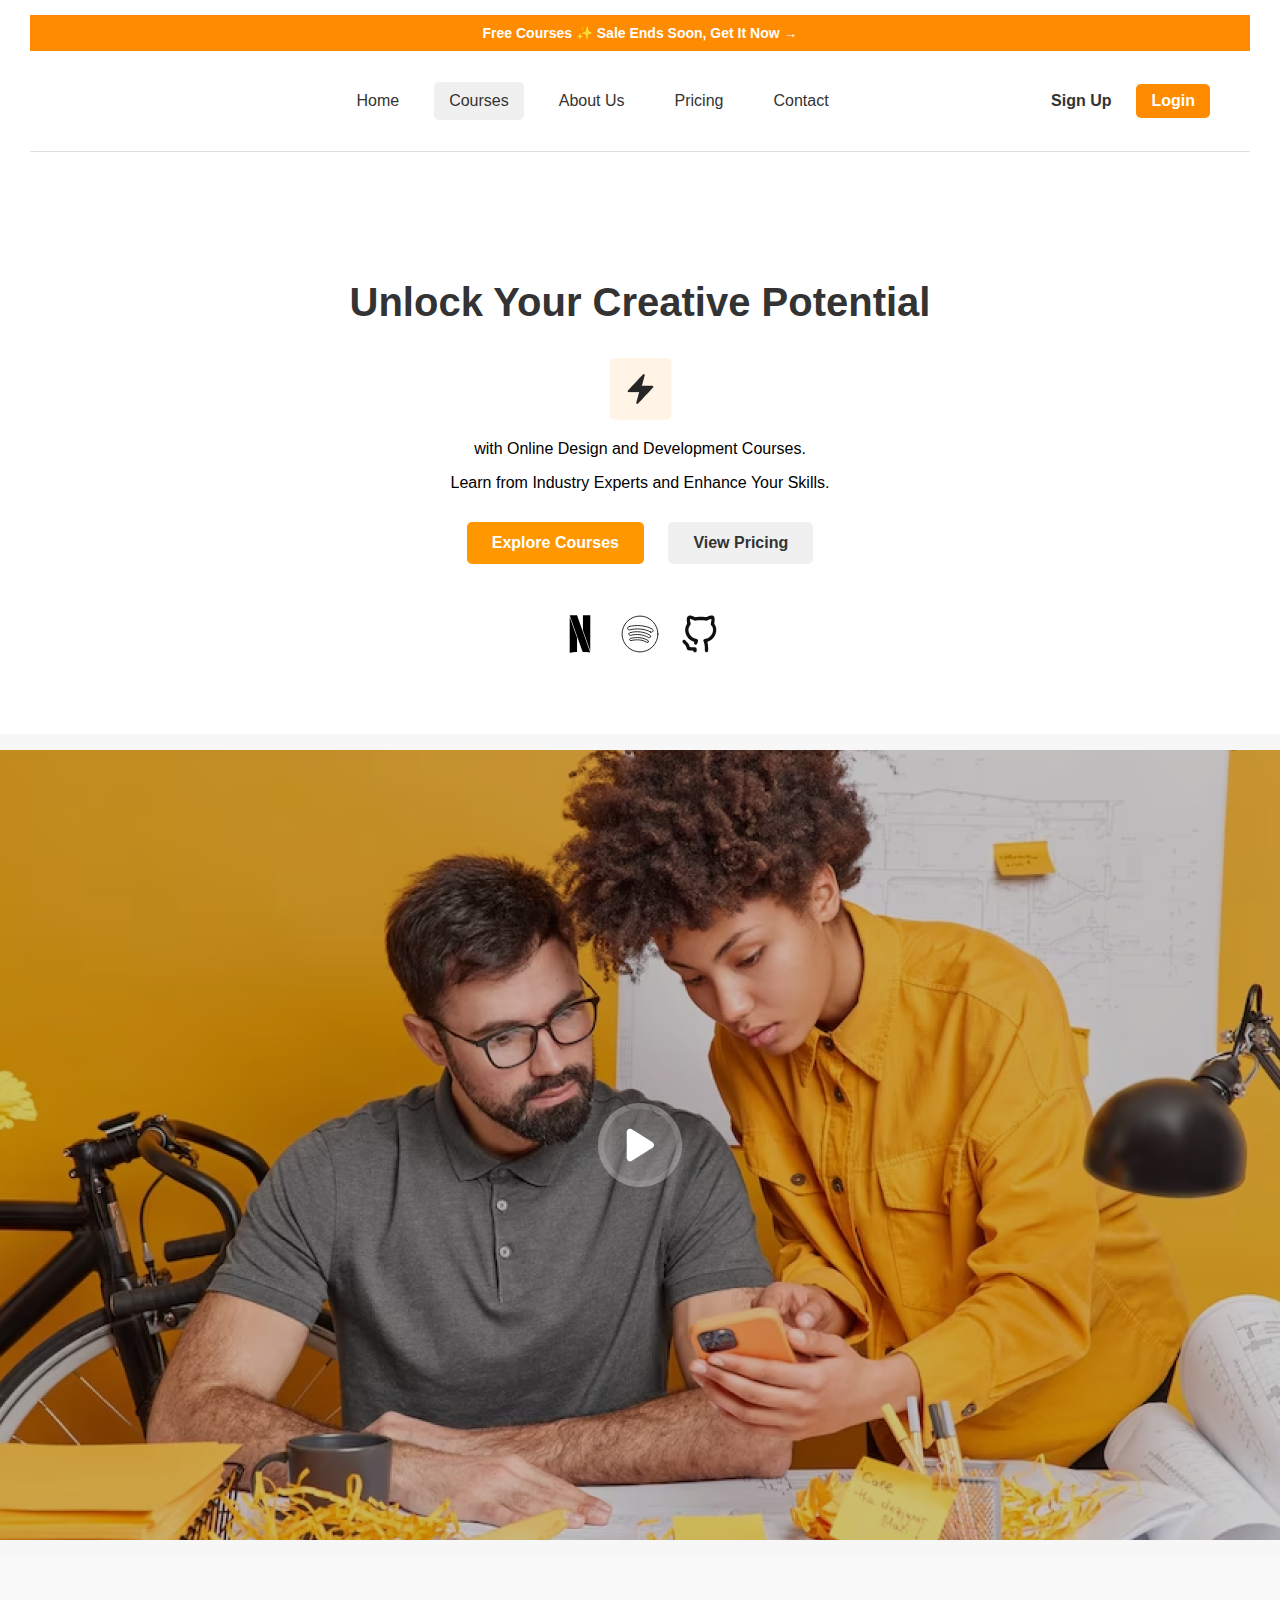
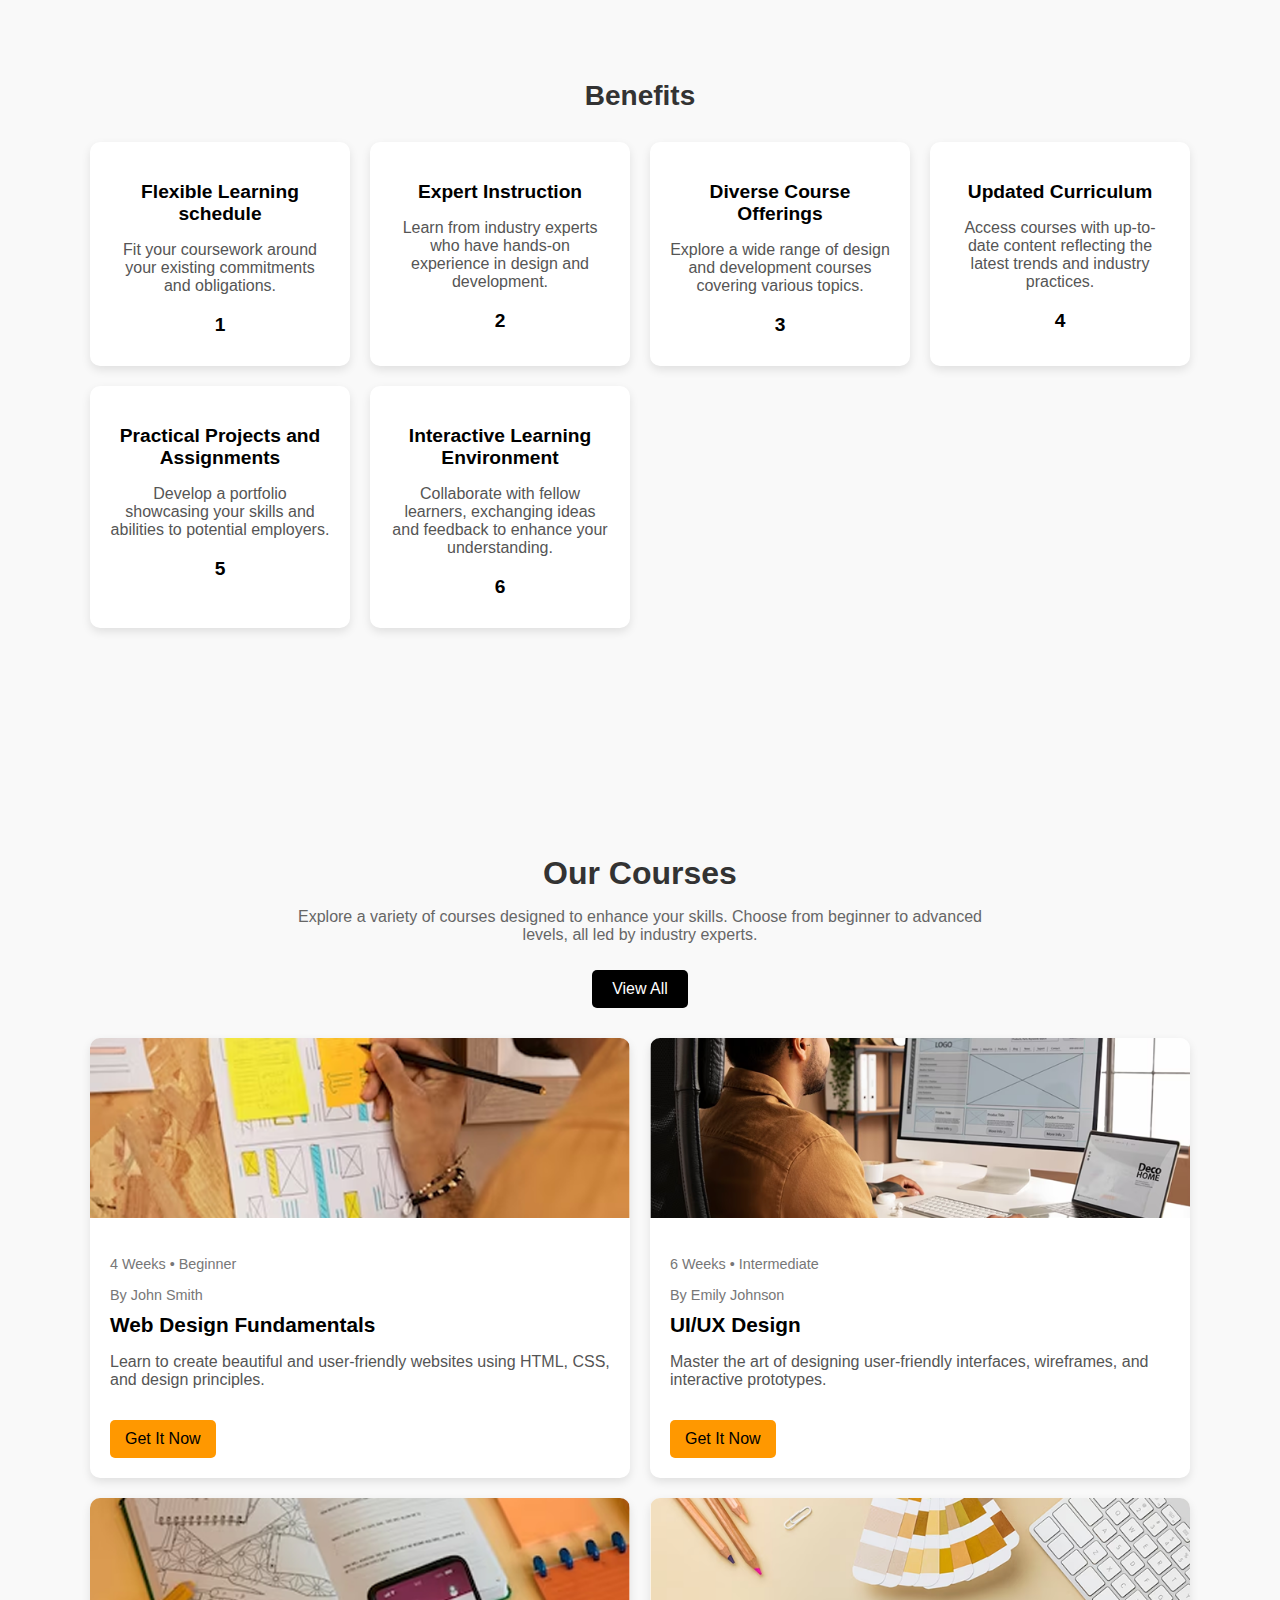
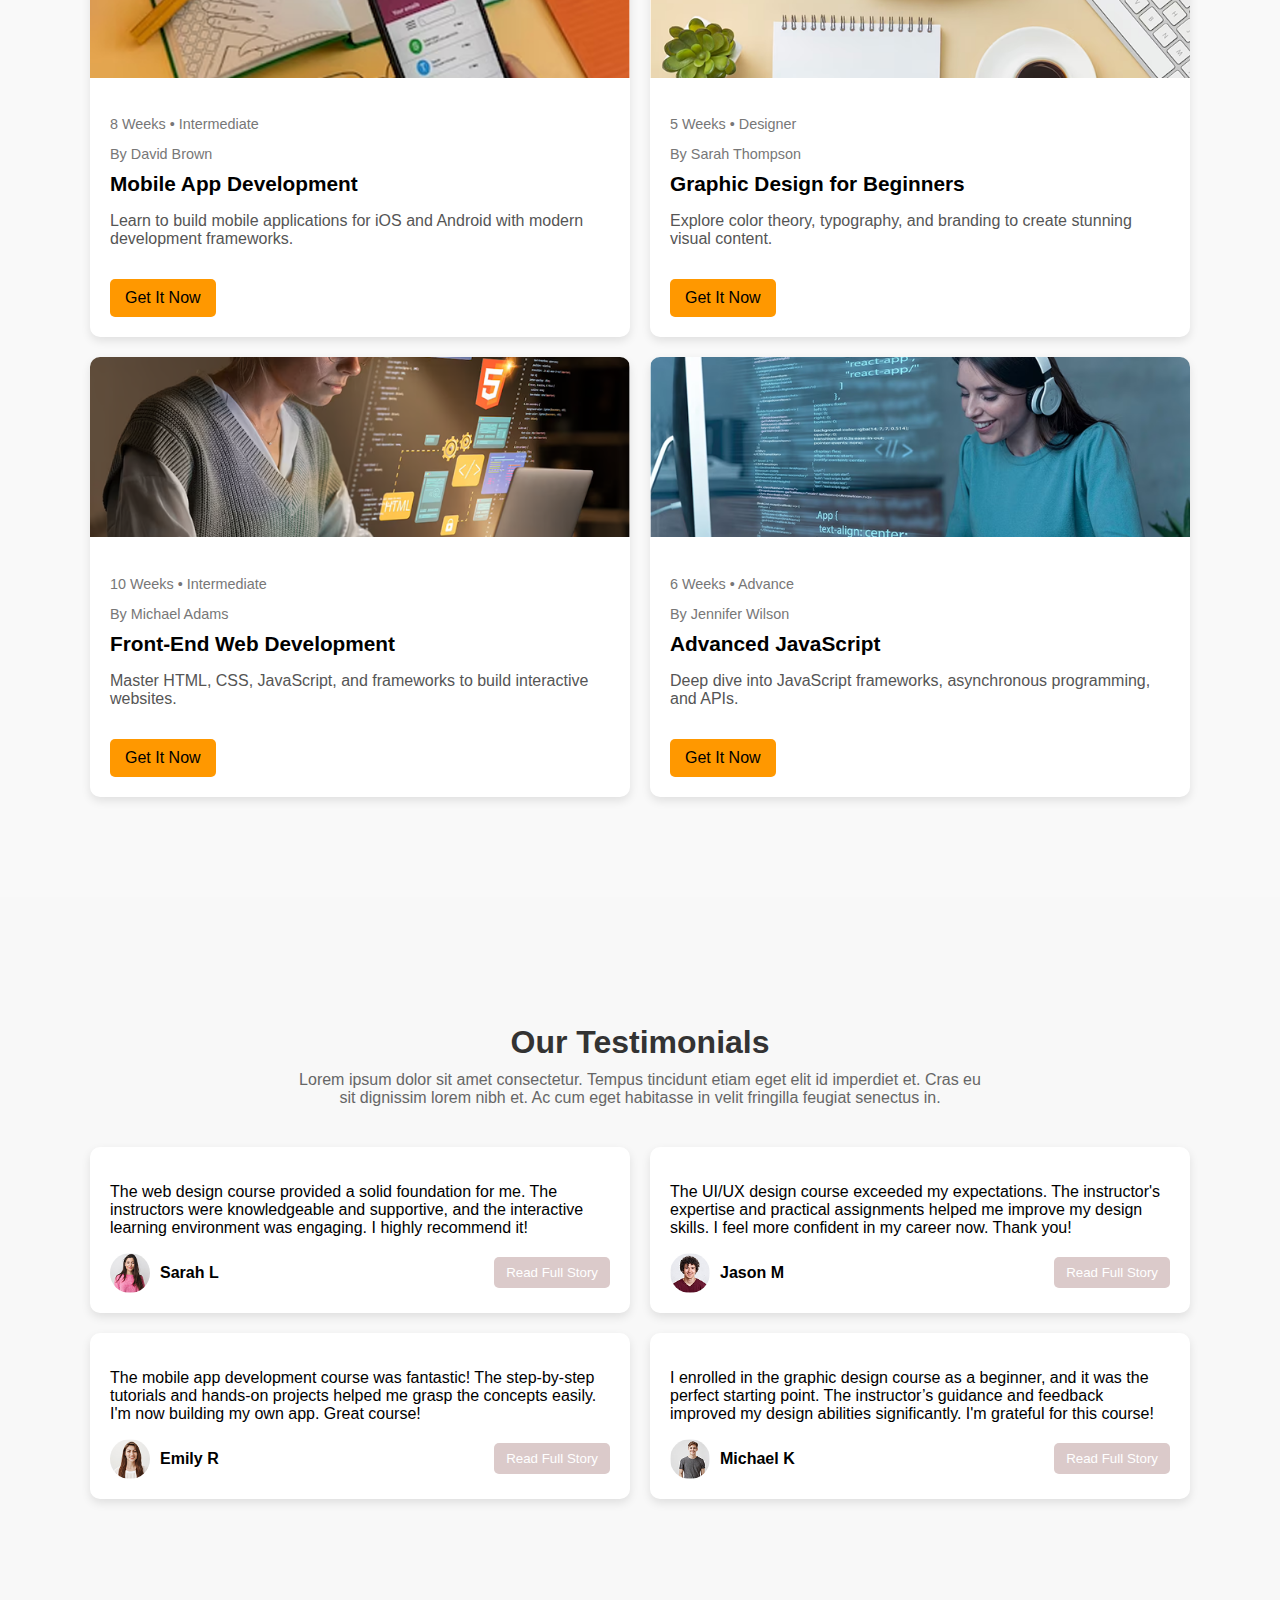
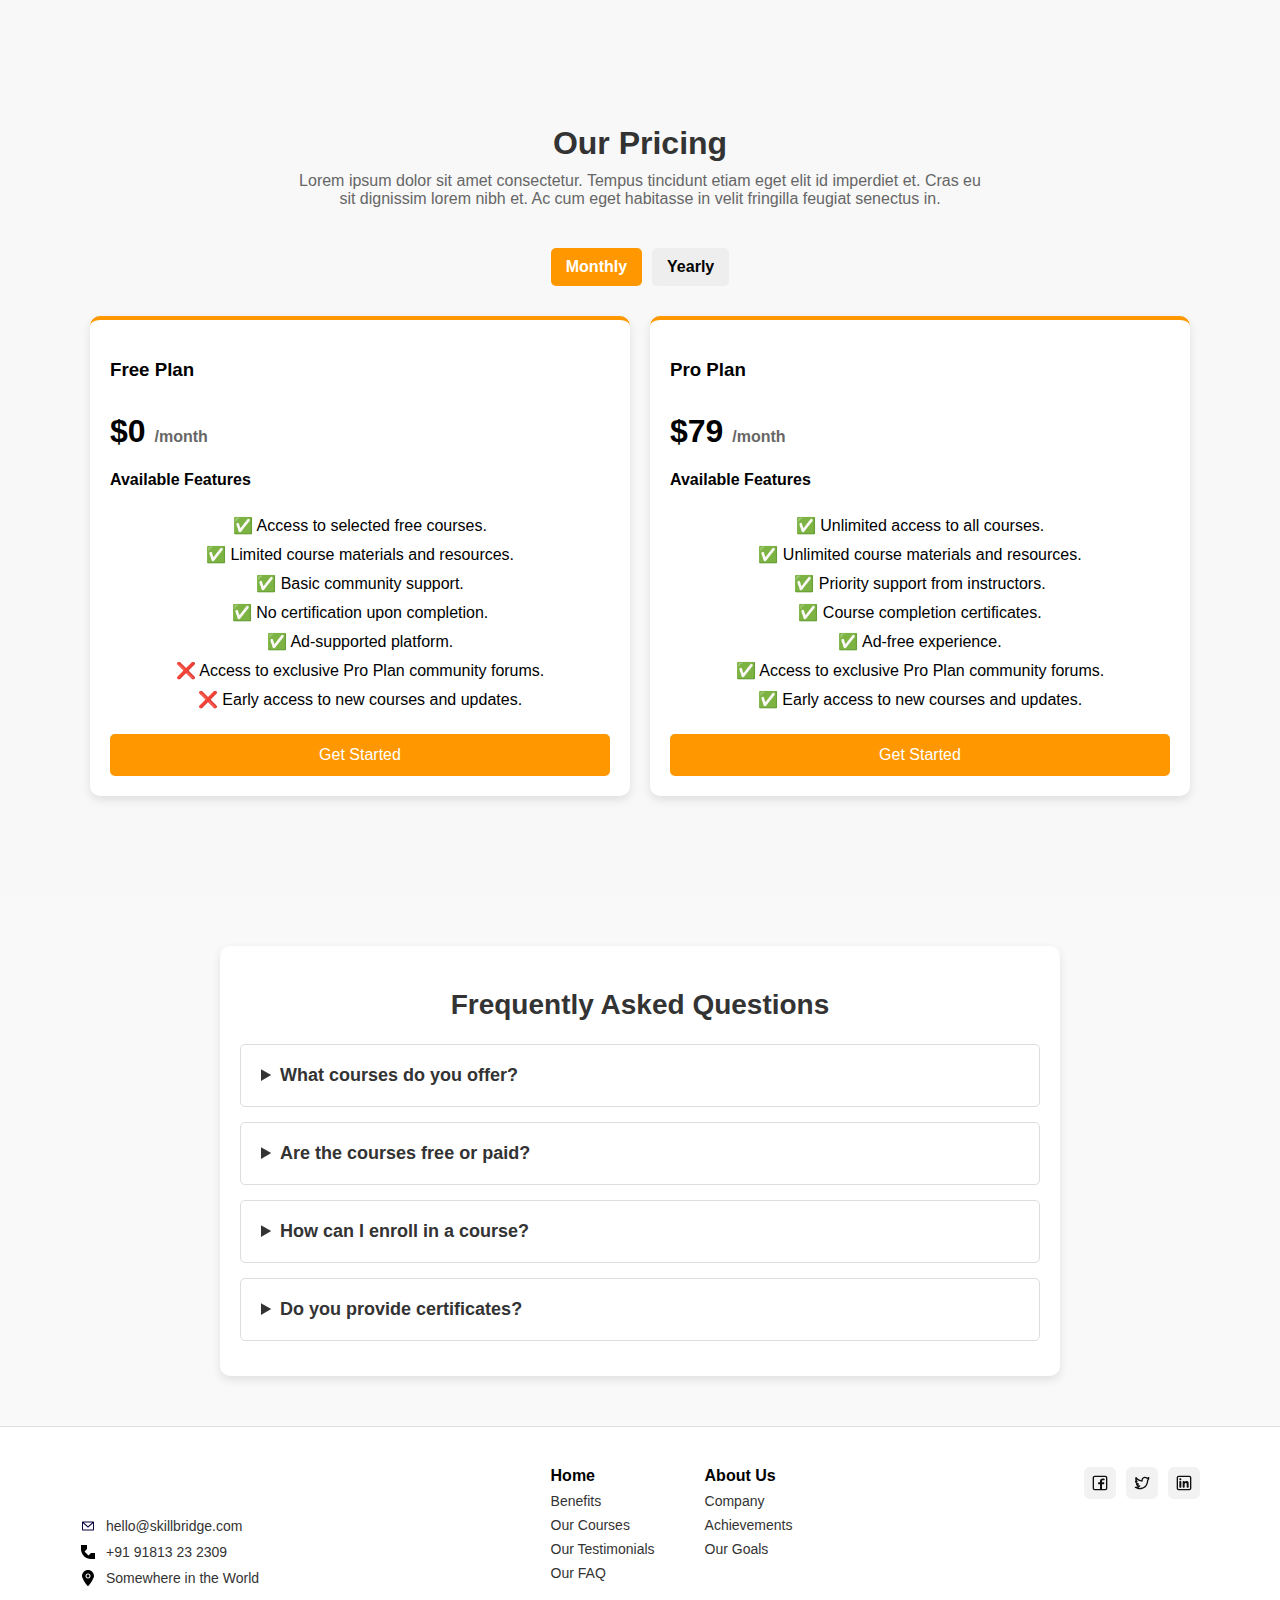
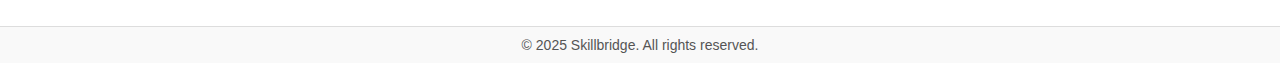
<file: index.html>
<!DOCTYPE html>
<html lang="en">
<head>
    <meta charset="UTF-8">
    <meta name="viewport" content="width=device-width, initial-scale=1.0">
    <title>SkillBridge - Online Learning</title>
    <link rel="stylesheet" href="css/main.css">
</head>
<body>
    <header role="banner">
        <div class="top-banner" aria-label="Promotional Banner">
            Free Courses ✨ Sale Ends Soon, Get It Now →
        </div>
        <nav class="navbar" role="navigation" aria-label="Main Navigation">
            <div class="logo">
                <img src="images/slogo.svg" alt="Logo">
            </div>
            <ul class="nav-links">
                <li><a href="index.html">Home</a></li>
                <li><a href="courses.html" class="active">Courses</a></li>
                <li><a href="about.html">About Us</a></li>
                <li><a href="pricing.html">Pricing</a></li>
                <li><a href="contact.html">Contact</a></li>
            </ul>
            <div class="nav-buttons" role="group" aria-label="User Actions">
                <a href="signup.html" class="btn-signup">Sign Up</a>
                <a href="login.html" class="btn-login">Login</a>
            </div>
        </nav>
    </header>
    

            <section id="expand-creativity" class="expand-section">
                    <h2>Unlock Your Creative Potential</h2>
                    <img src="images/Icon Container.png">
                    <p>with Online Design and Development Courses.</p>
                    <p>Learn from Industry Experts and Enhance Your Skills.</p>
                    <div class="expand-buttons" role="group" aria-label="Explore Options">
                    <a href="courses.html" class="btn">Explore Courses</a>
                    <a href="pricing.html" class="btn secondary">View Pricing</a>
                </div>
                <div class="socials">
                <img src="images/netflix.svg">
                <img src="images/spotify.svg">
                <img src="images/github.svg">
                    
                </div>
            </section>
        </div>
        <div class="hero-img">
            <img src="images/image (2).png" alt="Hero Image">
        </div>
    </section>
    
    <!-- Benefits Section -->
<section class="benefits" id="benefits" aria-labelledby="benefits-heading">
    <div class="container">
        <div class="benefits-intro">
            <h2 id="benefits-heading">Benefits</h2>
        </div>
        
        <div class="benefits-grid">
            <div class="benefit-card">
                <h3>Flexible Learning schedule</h3>
                <p>Fit your coursework around your existing commitments and obligations.</p>
                <h3>1</h3>
            </div>

           
            <div class="benefit-card">
                <h3>Expert Instruction</h3>
                <p>Learn from industry experts who have hands-on experience in design and development.</p>
                <h3>2</h3>
            </div>

           
            <div class="benefit-card">
                <h3>Diverse Course Offerings</h3>
                <p>Explore a wide range of design and development courses covering various topics.</p>
                <h3>3</h3>
            </div>

          
            <div class="benefit-card">
                <h3>Updated Curriculum</h3>
                <p>Access courses with up-to-date content reflecting the latest trends and industry practices.</p>
                <h3>4</h3>
            </div>

             <div class="benefit-card">
                <h3>Practical Projects and Assignments</h3>
                <p>Develop a portfolio showcasing your skills and abilities to potential employers.</p>
                <h3>5</h3>
            </div>

            
             <div class="benefit-card">
                <h3>Interactive Learning Environment</h3>
                <p>Collaborate with fellow learners, exchanging ideas and feedback to enhance your understanding.</p>
                <h3>6</h3>
            </div>
        </div>
    </div>
</section>
    
    <!-- Courses Section -->
<section class="courses" id="courses" aria-labelledby="courses-heading">
    <div class="container">
        <div class="section-header">
            <h2 id="courses-heading">Our Courses</h2>
            <p>Explore a variety of courses designed to enhance your skills. Choose from beginner to advanced levels, all led by industry experts.</p>
            <a href="all-courses.html" class="view-all-btn">View All</a>
        </div>

        <div class="courses-grid">
            <div class="course-card">
                <img src="images/image (3).png" alt="Web Design Fundamentals">
                <div class="course-info">
                    <p class="duration">4 Weeks • Beginner</p>
                    <p class="instructor">By John Smith</p>
                    <h3>Web Design Fundamentals</h3>
                    <p class="description">Learn to create beautiful and user-friendly websites using HTML, CSS, and design principles.</p>
                    <a href="#" class="btn">Get It Now</a>
                </div>
            </div>

       
            <div class="course-card">
                <img src="images/image (4).png" alt="UI/UX Design">
                <div class="course-info">
                    <p class="duration">6 Weeks • Intermediate</p>
                    <p class="instructor">By Emily Johnson</p>
                    <h3>UI/UX Design</h3>
                    <p class="description">Master the art of designing user-friendly interfaces, wireframes, and interactive prototypes.</p>
                    <a href="#" class="btn">Get It Now</a>
                </div>
            </div>

            <div class="course-card">
                <img src="images/image (1).png" alt="Mobile App Development">
                <div class="course-info">
                    <p class="duration">8 Weeks • Intermediate</p>
                    <p class="instructor">By David Brown</p>
                    <h3>Mobile App Development</h3>
                    <p class="description">Learn to build mobile applications for iOS and Android with modern development frameworks.</p>
                    <a href="#" class="btn">Get It Now</a>
                </div>
            </div>

          
            <div class="course-card">
                <img src="images/image (5).png" alt="Graphic Design for Beginners">
                <div class="course-info">
                    <p class="duration">5 Weeks • Designer</p>
                    <p class="instructor">By Sarah Thompson</p>
                    <h3>Graphic Design for Beginners</h3>
                    <p class="description">Explore color theory, typography, and branding to create stunning visual content.</p>
                    <a href="#" class="btn">Get It Now</a>
                </div>
            </div>

     
            <div class="course-card">
                <img src="images/image (6).png" alt="Front-End Web Development">
                <div class="course-info">
                    <p class="duration">10 Weeks • Intermediate</p>
                    <p class="instructor">By Michael Adams</p>
                    <h3>Front-End Web Development</h3>
                    <p class="description">Master HTML, CSS, JavaScript, and frameworks to build interactive websites.</p>
                    <a href="#" class="btn">Get It Now</a>
                </div>
            </div>

         
            <div class="course-card">
                <img src="images/image (7).png" alt="Advanced JavaScript">
                <div class="course-info">
                    <p class="duration">6 Weeks • Advance</p>
                    <p class="instructor">By Jennifer Wilson</p>
                    <h3>Advanced JavaScript</h3>
                    <p class="description">Deep dive into JavaScript frameworks, asynchronous programming, and APIs.</p>
                    <a href="#" class="btn">Get It Now</a>
                </div>
            </div>
        </div>
    </div>
</section>

    
    <!-- Testimonials Section -->
<section class="testimonials" id="testimonials" aria-labelledby="testimonials-heading">
    <div class="container">
        <h2 id="testimonials-heading">Our Testimonials</h2>
        <p class="testimonial-intro">
            Lorem ipsum dolor sit amet consectetur. Tempus tincidunt etiam eget elit id imperdiet et.
            Cras eu sit dignissim lorem nibh et. Ac cum eget habitasse in velit fringilla feugiat senectus in.
        </p>
        
        <div class="testimonial-grid">
            <div class="testimonial-card">
                <p class="testimonial-text">The web design course provided a solid foundation for me. The instructors were knowledgeable and supportive, and the interactive learning environment was engaging. I highly recommend it!</p>
                <div class="testimonial-footer">
                    <img src="images/person (1).png" alt="Sarah L" class="testimonial-img">
                    <span class="testimonial-name">Sarah L</span>
                    <button class="testimonial-btn">Read Full Story</button>
                </div>
            </div>
            <div class="testimonial-card">
                <p class="testimonial-text">The UI/UX design course exceeded my expectations. The instructor's expertise and practical assignments helped me improve my design skills. I feel more confident in my career now. Thank you!</p>
                <div class="testimonial-footer">
                    <img src="images/person (2).png" alt="Jason M" class="testimonial-img">
                    <span class="testimonial-name">Jason M</span>
                    <button class="testimonial-btn">Read Full Story</button>
                </div>
            </div>
            <div class="testimonial-card">
                <p class="testimonial-text">The mobile app development course was fantastic! The step-by-step tutorials and hands-on projects helped me grasp the concepts easily. I'm now building my own app. Great course!</p>
                <div class="testimonial-footer">
                    <img src="images/person (3).png" alt="Emily R" class="testimonial-img">
                    <span class="testimonial-name">Emily R</span>
                    <button class="testimonial-btn">Read Full Story</button>
                </div>
            </div>
            <div class="testimonial-card">
                <p class="testimonial-text">I enrolled in the graphic design course as a beginner, and it was the perfect starting point. The instructor’s guidance and feedback improved my design abilities significantly. I'm grateful for this course!</p>
                <div class="testimonial-footer">
                    <img src="images/person (4).png" alt="Michael K" class="testimonial-img">
                    <span class="testimonial-name">Michael K</span>
                    <button class="testimonial-btn">Read Full Story</button>
                </div>
            </div>
        </div>
    </div>
</section>

<!-- Pricing Section -->
<section class="pricing" id="pricing">
    <div class="container">
        <h2>Our Pricing</h2>
        <p class="pricing-intro">
            Lorem ipsum dolor sit amet consectetur. Tempus tincidunt etiam eget elit id imperdiet et.
            Cras eu sit dignissim lorem nibh et. Ac cum eget habitasse in velit fringilla feugiat senectus in.
        </p>

        <div class="pricing-toggle">
            <button class="toggle-btn active">Monthly</button>
            <button class="toggle-btn">Yearly</button>
        </div>

        <!-- Pricing Plans -->
        <div class="pricing-grid">
            <!-- Free Plan -->
            <div class="pricing-card">
                <h3>Free Plan</h3>
                <p class="price">$0 <span>/month</span></p>
                <h4>Available Features</h4>
                <ul class="features">
                    <li>✅ Access to selected free courses.</li>
                    <li>✅ Limited course materials and resources.</li>
                    <li>✅ Basic community support.</li>
                    <li>✅ No certification upon completion.</li>
                    <li>✅ Ad-supported platform.</li>
                    <li>❌ Access to exclusive Pro Plan community forums.</li>
                    <li>❌ Early access to new courses and updates.</li>
                </ul>
                <button class="pricing-btn">Get Started</button>
            </div>

            <!-- Pro Plan -->
            <div class="pricing-card">
                <h3>Pro Plan</h3>
                <p class="price">$79 <span>/month</span></p>
                <h4>Available Features</h4>
                <ul class="features">
                    <li>✅ Unlimited access to all courses.</li>
                    <li>✅ Unlimited course materials and resources.</li>
                    <li>✅ Priority support from instructors.</li>
                    <li>✅ Course completion certificates.</li>
                    <li>✅ Ad-free experience.</li>
                    <li>✅ Access to exclusive Pro Plan community forums.</li>
                    <li>✅ Early access to new courses and updates.</li>
                </ul>
                <button class="pricing-btn">Get Started</button>
            </div>
        </div>
    </div>
</section>

<section>
    <div class="faq-container">
        <h2>Frequently Asked Questions</h2>

        <details>
            <summary>What courses do you offer?</summary>
            <p>We offer a variety of online courses including design, development, and marketing.</p>
        </details>

        <details>
            <summary>Are the courses free or paid?</summary>
            <p>We provide both free and paid courses, depending on the level and content.</p>
        </details>

        <details>
            <summary>How can I enroll in a course?</summary>
            <p>You can sign up on our website and select the course you want to enroll in.</p>
        </details>

        <details>
            <summary>Do you provide certificates?</summary>
            <p>Yes! Upon completion, you will receive a certificate that you can add to your resume.</p>
        </details>
    </div>
</section>
    
<footer>
    <div class="footer">
        <div class="contact-info">
            <img src="images/slogo.svg" alt="Logo">
            <div>
                <img src="images/icons (1).svg" alt="Email">
                hello@skillbridge.com
            </div>
            <div>
                <img src="images/icons (9).svg" alt="Phone">
                +91 91813 23 2309
            </div>
            <div>
                <img src="images/icons (8).svg" alt="Location">
                Somewhere in the World
            </div>
        </div>

        <div class="links">
            <div>
                <h4>Home</h4>
                <a href="#">Benefits</a>
                <a href="#">Our Courses</a>
                <a href="#">Our Testimonials</a>
                <a href="#">Our FAQ</a>
            </div>
            <div>
                <h4>About Us</h4>
                <a href="#">Company</a>
                <a href="#">Achievements</a>
                <a href="#">Our Goals</a>
            </div>
        </div>

        <div class="social">
            <a href="#"><img src="images/icons (7).svg" alt="Facebook"></a>
            <a href="#"><img src="images/twitter.svg" alt="Twitter"></a>
            <a href="#"><img src="images/icons (6).svg" alt="LinkedIn"></a>
        </div>
    </div>

    <div class="footer-bottom">
        © 2025 Skillbridge. All rights reserved.
    </div>
</footer>
</body>
</html>
</file>
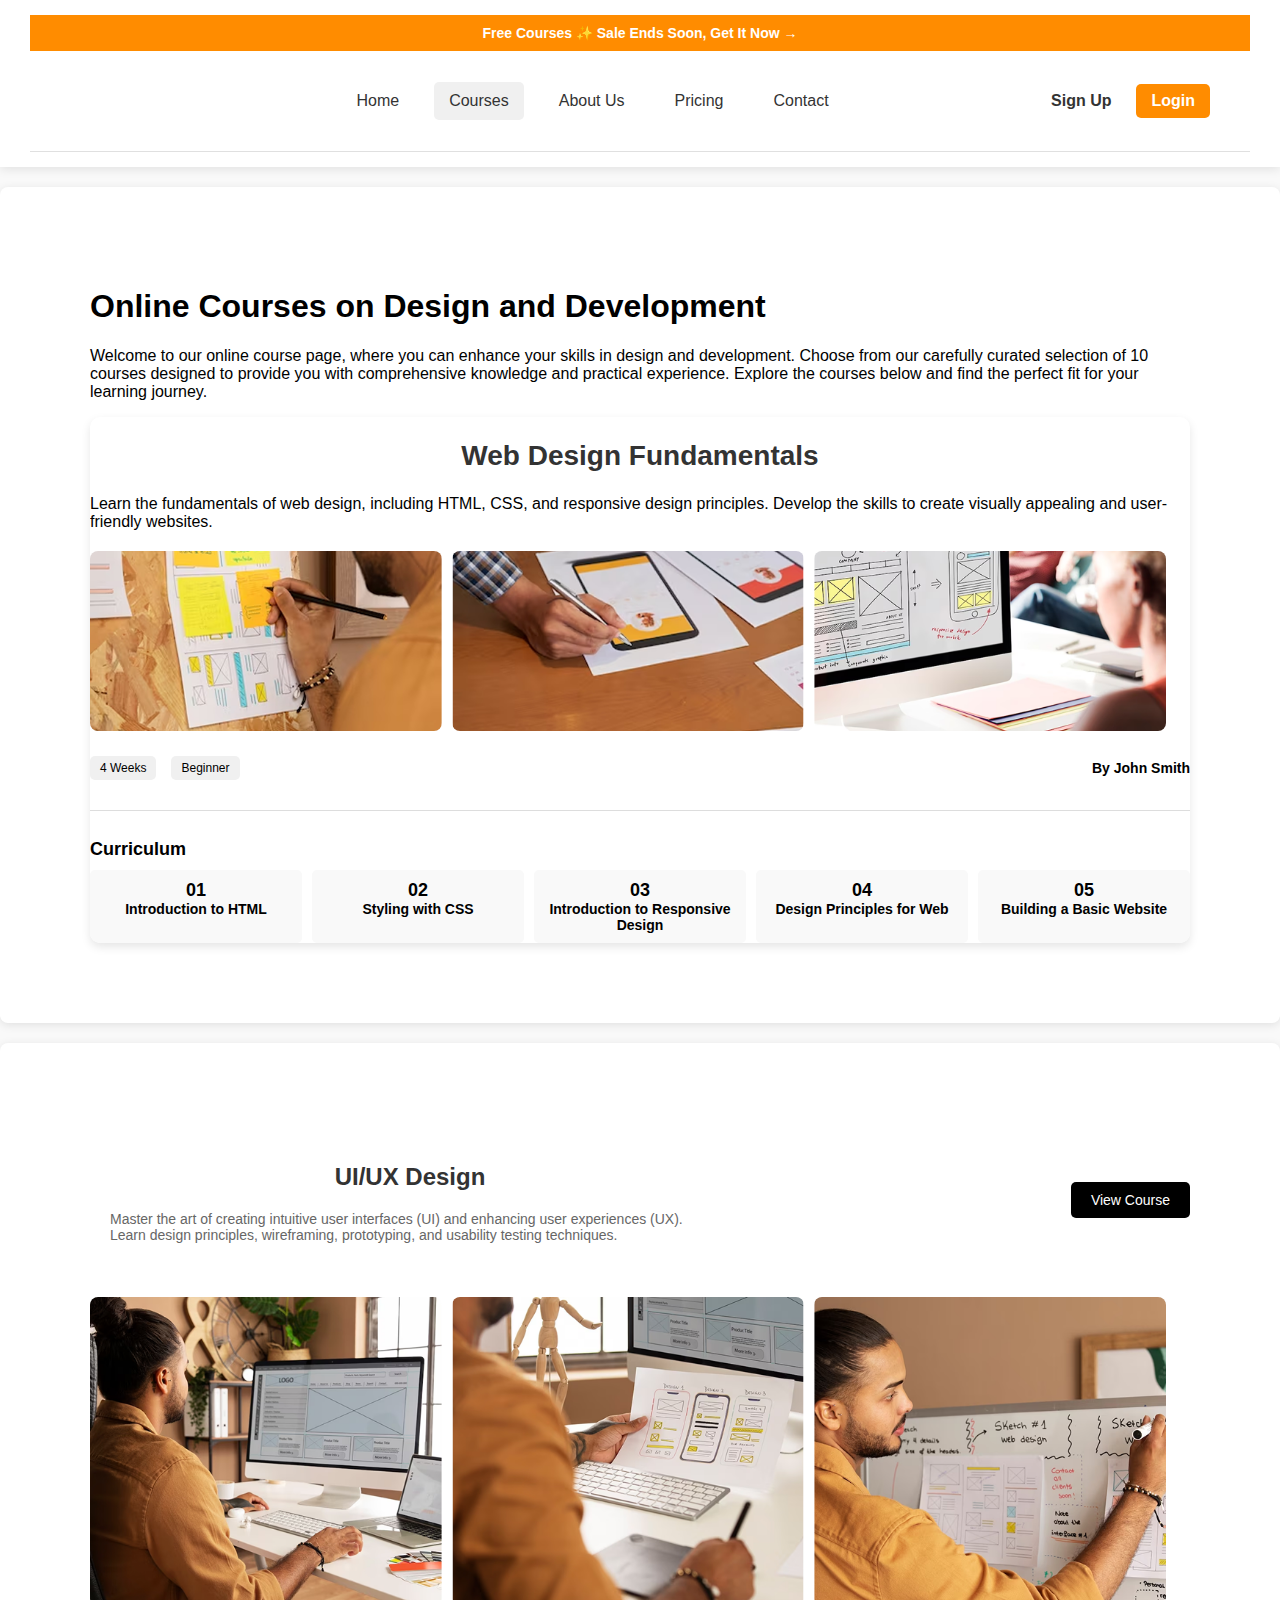
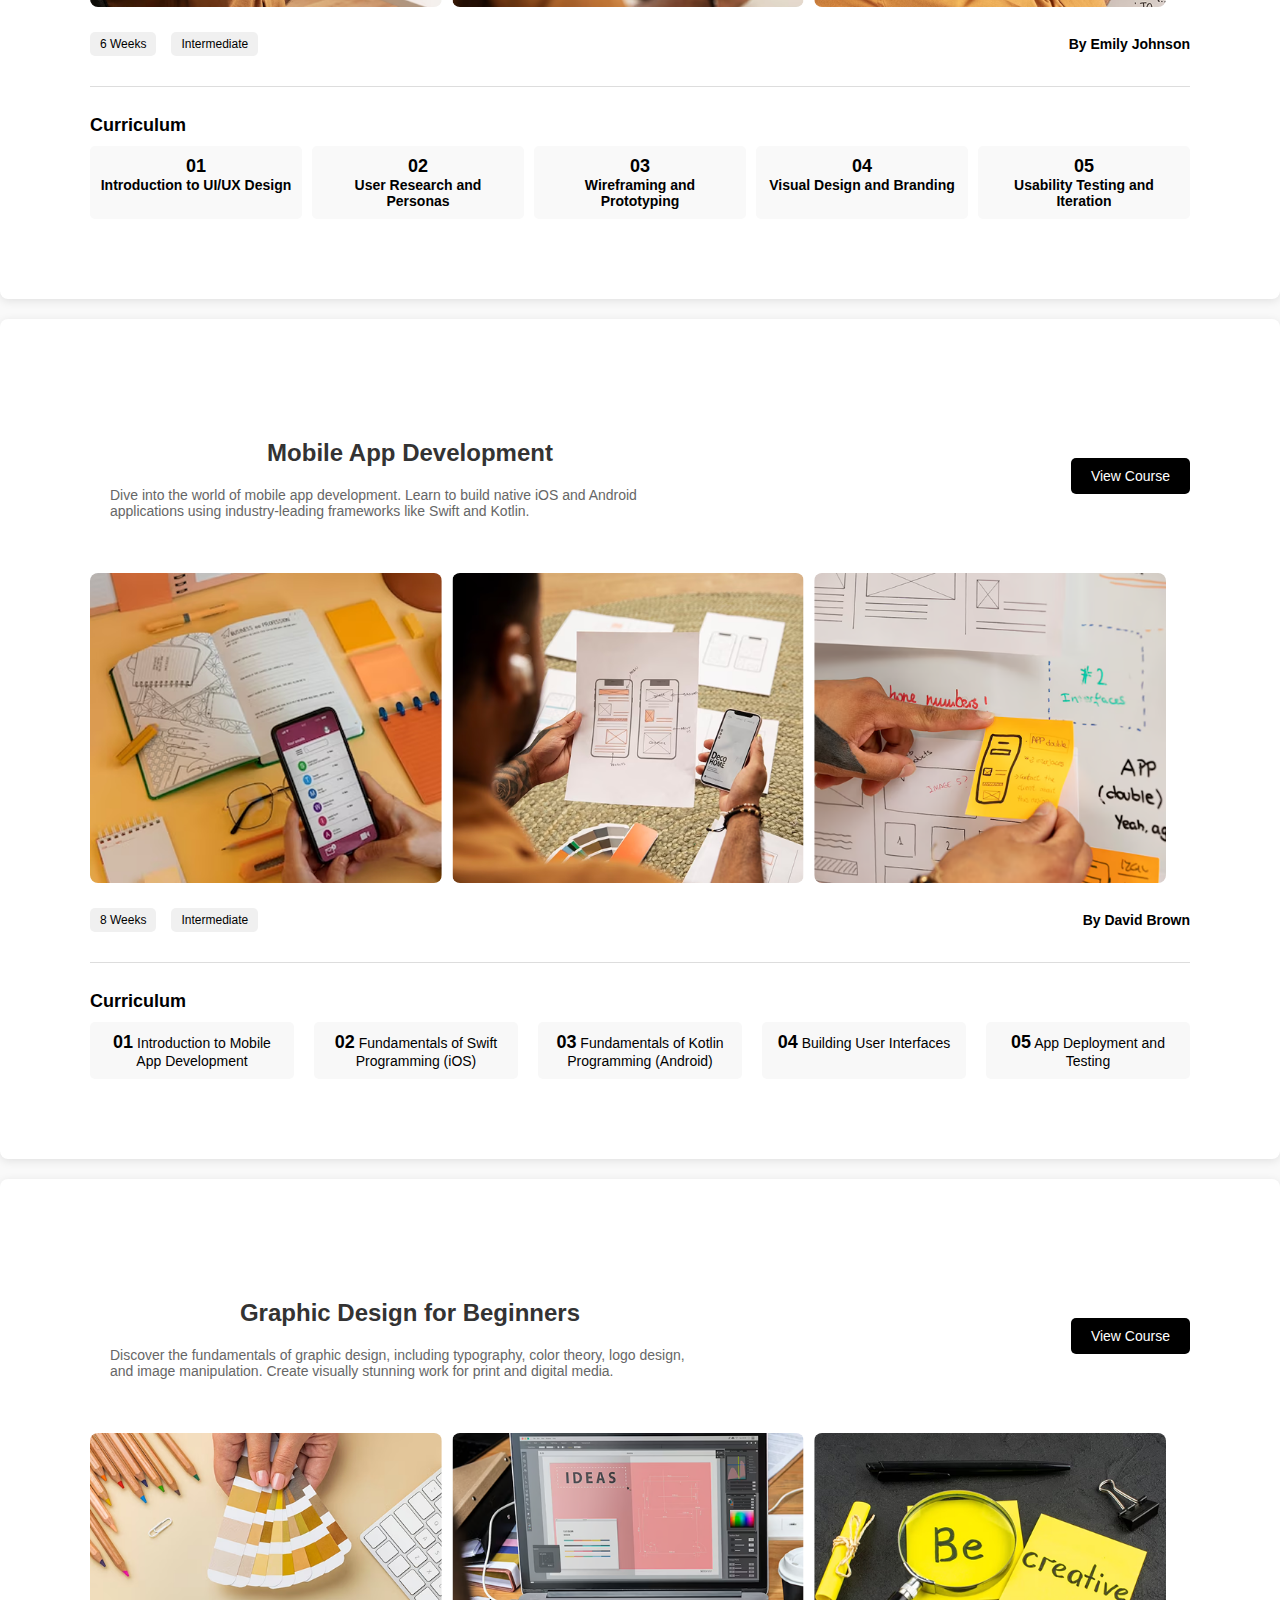
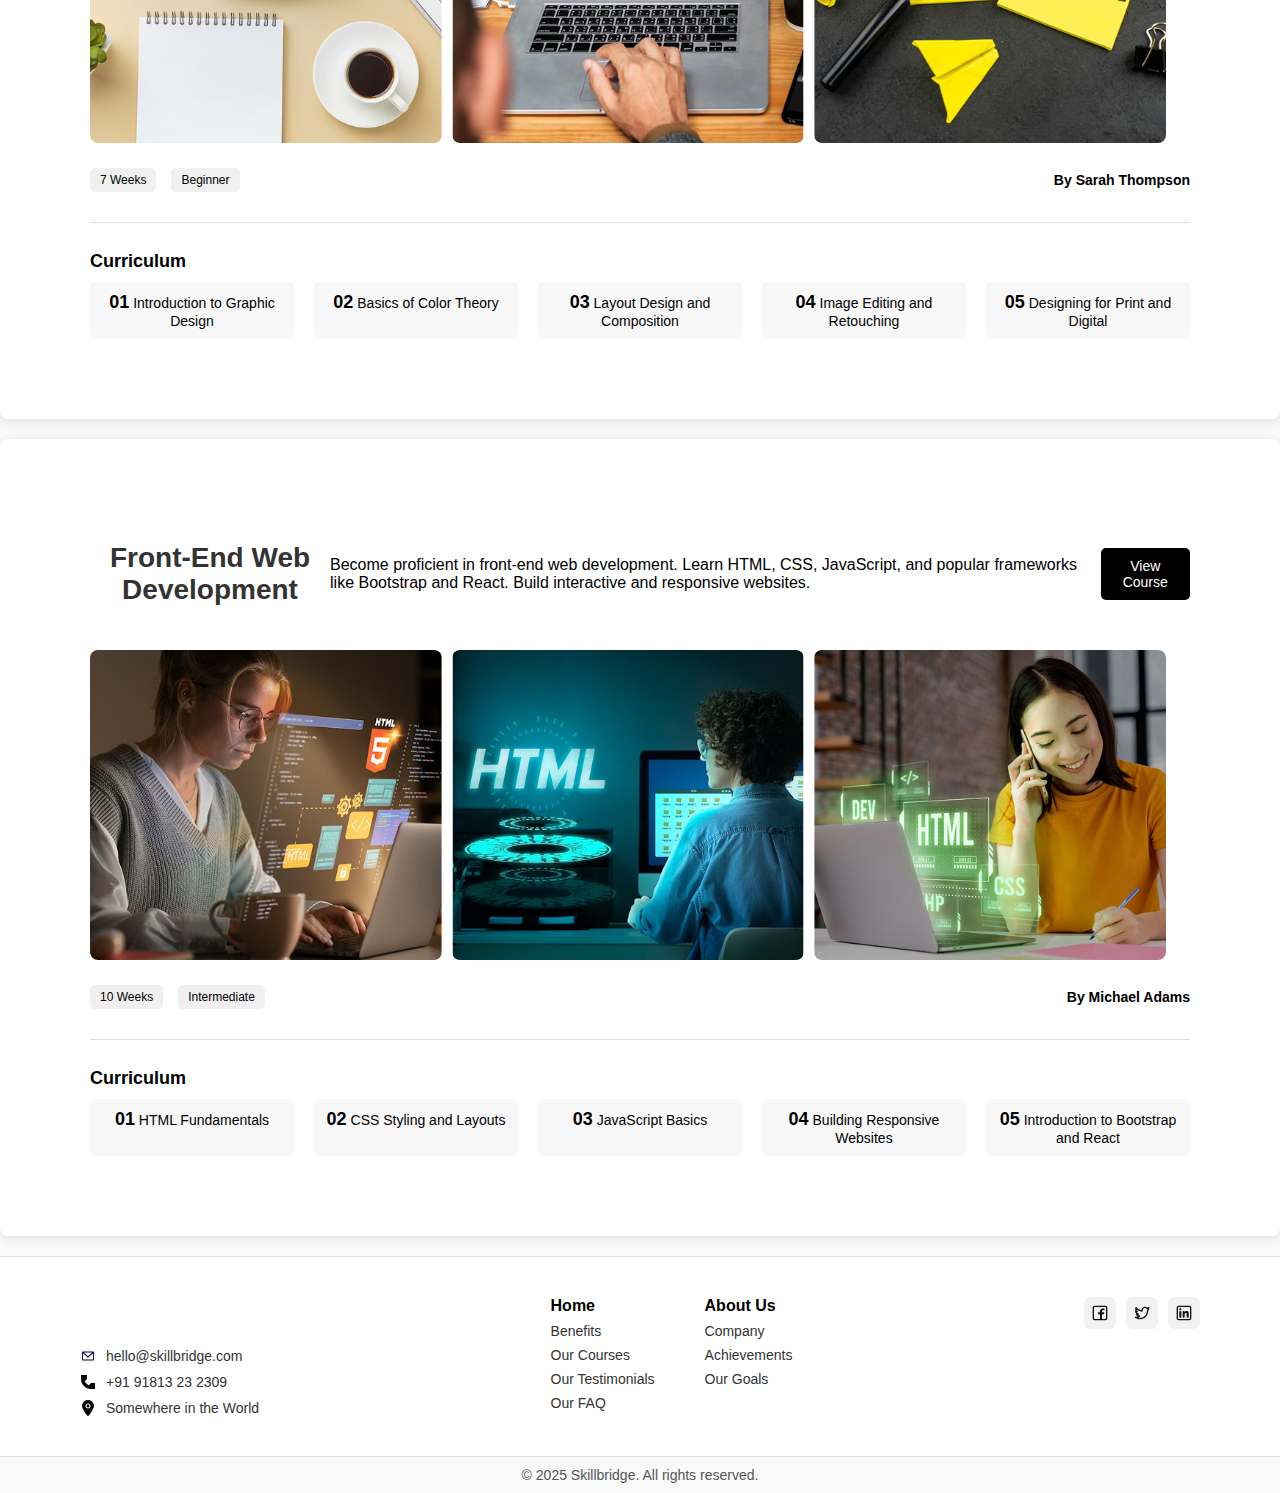
<file: courses.html>
<!DOCTYPE html>
<html lang="en">
<head>
    <meta charset="UTF-8">
    <meta name="viewport" content="width=device-width, initial-scale=1.0">
    <title>courses</title>
    <link rel="stylesheet" href="css/main.css">

</head>
<body>

    <header>
        <div class="top-banner">
            Free Courses ✨ Sale Ends Soon, Get It Now →
        </div>
        <nav class="navbar">
            <div class="logo">
                <img src="images/slogo.svg" alt="Logo">
            </div>
            <ul class="nav-links">
                <li><a href="index.html">Home</a></li>
                <li><a href="courses.html" class="active">Courses</a></li>
                <li><a href="about.html">About Us</a></li>
                <li><a href="pricing.html">Pricing</a></li>
                <li><a href="contact.html">Contact</a></li>
            </ul>
            <div class="nav-buttons">
                <a href="signup.html" class="btn-signup">Sign Up</a>
                <a href="login.html" class="btn-login">Login</a>
            </div>
        </nav>
    </header>

    <section class="course-section">
        <div class="container">
            <h1>Online Courses on Design and Development</h1>
            <p class="intro-text">
                Welcome to our online course page, where you can enhance your skills in design and development. 
                Choose from our carefully curated selection of 10 courses designed to provide you with comprehensive 
                knowledge and practical experience. Explore the courses below and find the perfect fit for your learning journey.
            </p>
    
            <div class="course-card">
                <div class="course-content">
                    <h2>Web Design Fundamentals</h2>
                    <p>Learn the fundamentals of web design, including HTML, CSS, and responsive design principles. 
                       Develop the skills to create visually appealing and user-friendly websites.</p>
                </div>
    
                <div class="course-images">
                    <img src="images/image (3).png" alt="Wireframing process">
                    <img src="images/courses (2).png" alt="UX design sketches">
                    <img src="images/courses (1).png" alt="Website mockup on screen">
                </div>
    
                <div class="course-details">
                    <span class="tag">4 Weeks</span>
                    <span class="tag">Beginner</span>
                    <p class="author">By John Smith</p>
                </div>
    
                <div class="curriculum">
                    <h3>Curriculum</h3>
                    <div class="curriculum-grid">
                        <div class="curriculum-item">
                            <span>01</span> Introduction to HTML
                        </div>
                        <div class="curriculum-item">
                            <span>02</span> Styling with CSS
                        </div>
                        <div class="curriculum-item">
                            <span>03</span> Introduction to Responsive Design
                        </div>
                        <div class="curriculum-item">
                            <span>04</span> Design Principles for Web
                        </div>
                        <div class="curriculum-item">
                            <span>05</span> Building a Basic Website
                        </div>
                    </div>
                </div>
            </div>
        </div>
    </section>

    <section class="course-section">
        <div class="container">
            <div class="course-header">
                <div class="course-info">
                    <h2>UI/UX Design</h2>
                    <p>
                        Master the art of creating intuitive user interfaces (UI) and enhancing user experiences (UX).
                        Learn design principles, wireframing, prototyping, and usability testing techniques.
                    </p>
                </div>
                <button class="view-course">View Course</button>
            </div>
    
            <div class="course-images">
                <img src="images/uxui (2).png" alt="UI/UX Designer working">
                <img src="images/uxui (3).png" alt="Wireframing on paper">
                <img src="images/uxui (1).png" alt="Sketching UI design">
            </div>
    
            <div class="course-details">
                <span class="tag">6 Weeks</span>
                <span class="tag">Intermediate</span>
                <p class="author">By Emily Johnson</p>
            </div>
    
            <div class="curriculum">
                <h3>Curriculum</h3>
                <div class="curriculum-grid">
                    <div class="curriculum-item"><span>01</span> Introduction to UI/UX Design</div>
                    <div class="curriculum-item"><span>02</span> User Research and Personas</div>
                    <div class="curriculum-item"><span>03</span> Wireframing and Prototyping</div>
                    <div class="curriculum-item"><span>04</span> Visual Design and Branding</div>
                    <div class="curriculum-item"><span>05</span> Usability Testing and Iteration</div>
                </div>
            </div>
        </div>
    </section>
    
  
<section class="course-section">
    <div class="container">
        <div class="course-header">
            <div class="course-info">
                <h2>Mobile App Development</h2>
                <p>
                    Dive into the world of mobile app development. Learn to build native iOS and Android applications using industry-leading frameworks like Swift and Kotlin.
                </p>
            </div>
            <button class="view-course">View Course</button>
        </div>

        <div class="course-images">
            <img src="images/appdev.png" alt="App design sketches">
            <img src="images/appdev (1).png" alt="Prototyping on a phone">
            <img src="images/appdev (2).png" alt="Coding mobile app UI">
        </div>

        <div class="course-details">
            <span class="tag">8 Weeks</span>
            <span class="tag">Intermediate</span>
            <p class="author">By David Brown</p>
        </div>

        <div class="curriculum">
            <h3>Curriculum</h3>
            <div class="modules">
                <div class="module"><span>01</span> Introduction to Mobile App Development</div>
                <div class="module"><span>02</span> Fundamentals of Swift Programming (iOS)</div>
                <div class="module"><span>03</span> Fundamentals of Kotlin Programming (Android)</div>
                <div class="module"><span>04</span> Building User Interfaces</div>
                <div class="module"><span>05</span> App Deployment and Testing</div>
            </div>
        </div>
    </div>
</section>

<section class="course-section">
    <div class="container">
        <div class="course-header">
            <div class="course-info">
                <h2>Graphic Design for Beginners</h2>
                <p>
                    Discover the fundamentals of graphic design, including typography, color theory, logo design, and image manipulation. Create visually stunning work for print and digital media.
                </p>
            </div>
            <button class="view-course">View Course</button>
        </div>

        <div class="course-images">
            <img src="images/graphic (1).png" alt="Sketching design concepts">
            <img src="images/graphic (3).png" alt="Digital illustration workspace">
            <img src="images/graphic (2).png" alt="Be creative concept">
        </div>

        <div class="course-details">
            <span class="tag">7 Weeks</span>
            <span class="tag">Beginner</span>
            <p class="author">By Sarah Thompson</p>
        </div>

        <div class="curriculum">
            <h3>Curriculum</h3>
            <div class="modules">
                <div class="module"><span>01</span> Introduction to Graphic Design</div>
                <div class="module"><span>02</span> Basics of Color Theory</div>
                <div class="module"><span>03</span> Layout Design and Composition</div>
                <div class="module"><span>04</span> Image Editing and Retouching</div>
                <div class="module"><span>05</span> Designing for Print and Digital</div>
            </div>
        </div>
    </div>
</section>

<section class="course-section">
    <div class="container">
        <div class="course-header">
            <h2>Front-End Web Development</h2>
            <p>Become proficient in front-end web development. Learn HTML, CSS, JavaScript, and popular frameworks like Bootstrap and React. Build interactive and responsive websites.</p>
            <button class="view-course">View Course</button>
        </div>

        <div class="course-images">
            <img src="images/frontend (3).png" alt="Web development workspace">
            <img src="images/frontend (2).png" alt="HTML coding on screen">
            <img src="images/frontend (1).png" alt="Developer working on CSS">
        </div>

        <div class="course-details">
            <span class="tag">10 Weeks</span>
            <span class="tag">Intermediate</span>
            <p class="author">By Michael Adams</p>
        </div>

        <div class="curriculum">
            <h3>Curriculum</h3>
            <div class="modules">
                <div class="module"><span>01</span> HTML Fundamentals</div>
                <div class="module"><span>02</span> CSS Styling and Layouts</div>
                <div class="module"><span>03</span> JavaScript Basics</div>
                <div class="module"><span>04</span> Building Responsive Websites</div>
                <div class="module"><span>05</span> Introduction to Bootstrap and React</div>
            </div>
        </div>
    </div>
</section>

    
    <footer>
        <div class="footer">
            <div class="contact-info">
                <img src="images/slogo.svg" alt="Logo">
                <div>
                    <img src="images/icons (1).svg" alt="Email">
                    hello@skillbridge.com
                </div>
                <div>
                    <img src="images/icons (9).svg" alt="Phone">
                    +91 91813 23 2309
                </div>
                <div>
                    <img src="images/icons (8).svg" alt="Location">
                    Somewhere in the World
                </div>
            </div>
    
            <div class="links">
                <div>
                    <h4>Home</h4>
                    <a href="#">Benefits</a>
                    <a href="#">Our Courses</a>
                    <a href="#">Our Testimonials</a>
                    <a href="#">Our FAQ</a>
                </div>
                <div>
                    <h4>About Us</h4>
                    <a href="#">Company</a>
                    <a href="#">Achievements</a>
                    <a href="#">Our Goals</a>
                </div>
            </div>
    
            <div class="social">
                <a href="#"><img src="images/icons (7).svg" alt="Facebook"></a>
                <a href="#"><img src="images/twitter.svg" alt="Twitter"></a>
                <a href="#"><img src="images/icons (6).svg" alt="LinkedIn"></a>
            </div>
        </div>
    
        <div class="footer-bottom">
            © 2025 Skillbridge. All rights reserved.
        </div>
    </footer>   
</body>
</html>
</file>
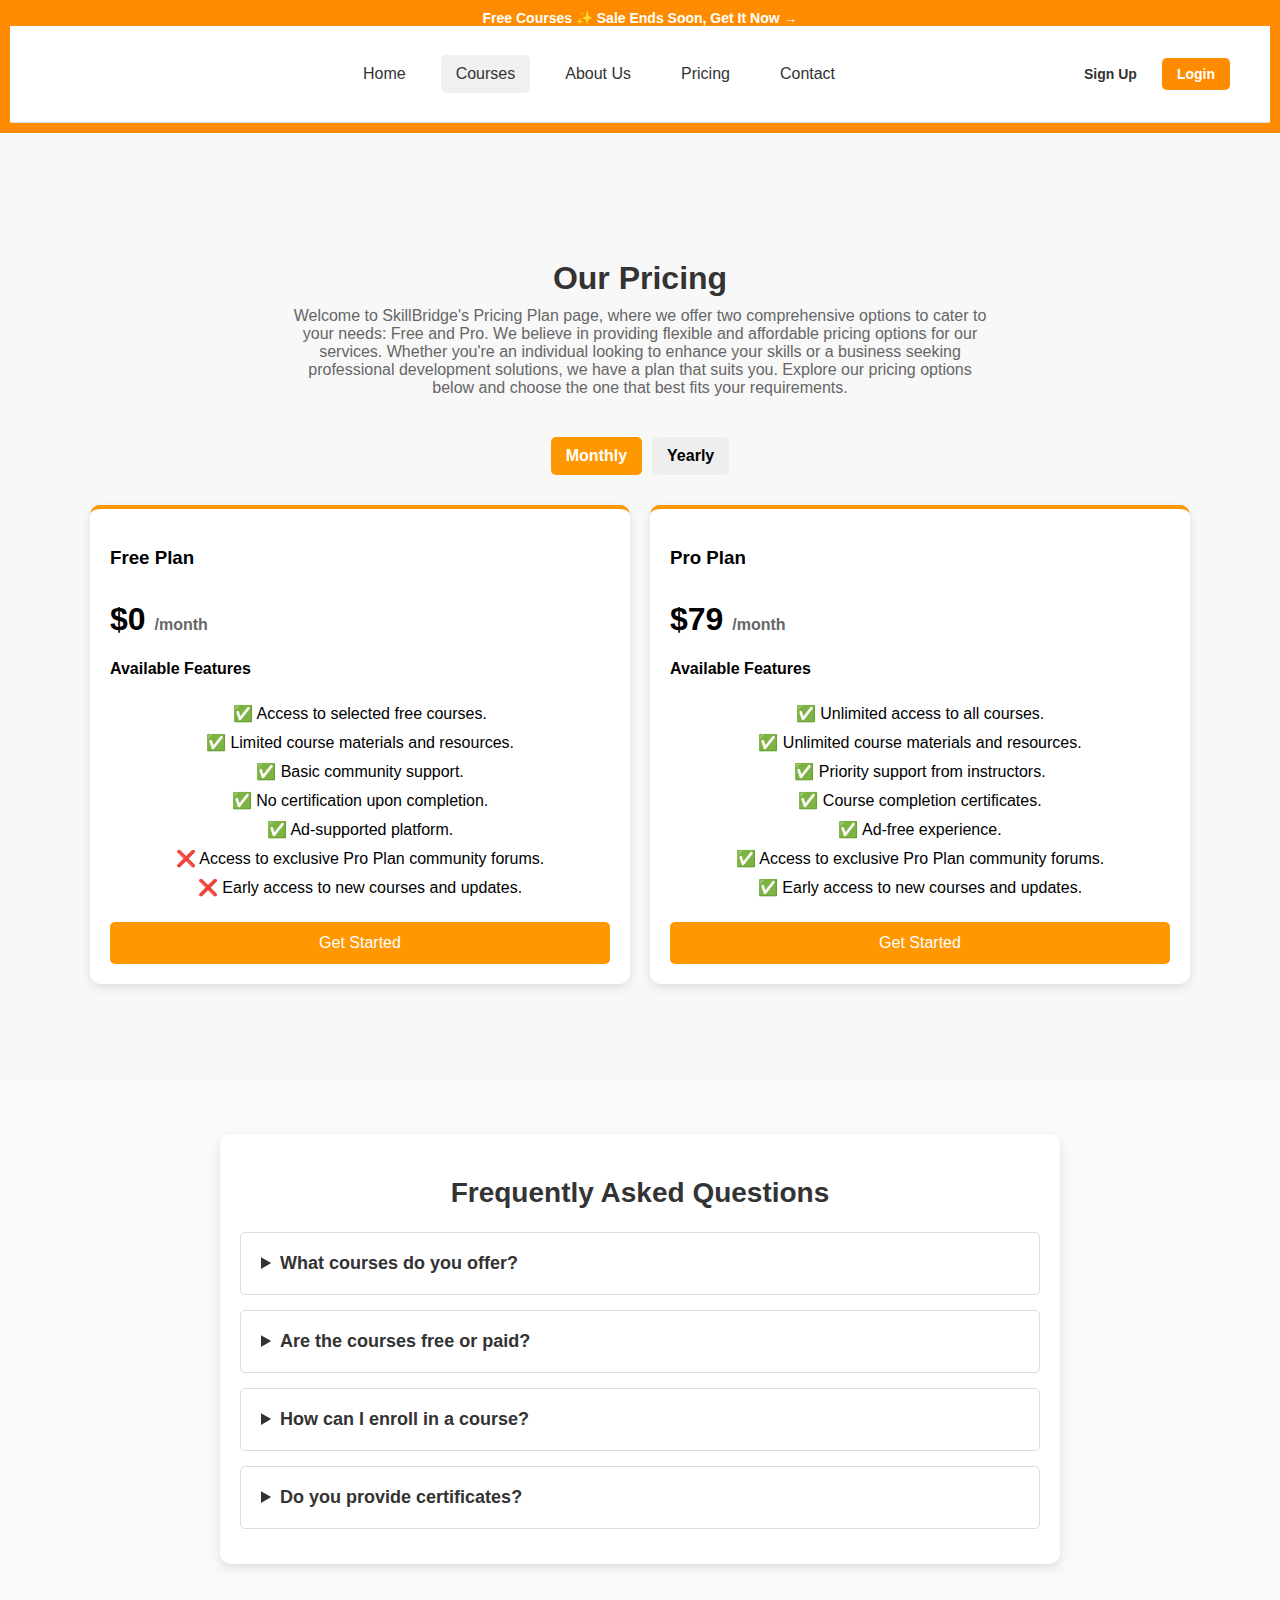
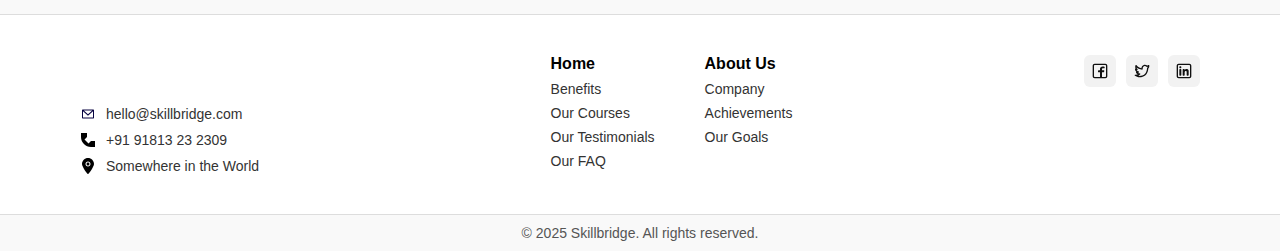
<file: pricing.html>
<!DOCTYPE html>
<html lang="en">
<head>
    <meta charset="UTF-8">
    <meta name="viewport" content="width=device-width, initial-scale=1.0">
    <title>contact</title>
    <link rel="stylesheet" href="css/main.css">
</head>
<body>

    <header role="banner"
        <div class="top-banner" aria-label="promotional-banner">
            Free Courses ✨ Sale Ends Soon, Get It Now →
        </div>
        <nav class="navbar"role="navigation" aria-label="Main Navigation">
            <div class="logo">
                <img src="images/slogo.svg" alt="Logo">
            </div>
            <ul class="nav-links" role="navbar"
                <li><a href="index.html">Home</a></li>
                <li><a href="courses.html" class="active">Courses</a></li>
                <li><a href="about.html">About Us</a></li>
                <li><a href="pricing.html">Pricing</a></li>
                <li><a href="contact.html">Contact</a></li>
            </ul>
            <div class="nav-buttons">
                <a href="signup.html" class="btn-signup">Sign Up</a>
                <a href="login.html" class="btn-login">Login</a>
            </div>
        </nav>
    </header>
    
    <!-- Pricing Section -->
<section class="pricing" id="pricing">
    <div class="container">
        <h2>Our Pricing</h2>
        <p class="pricing-intro">
            Welcome to SkillBridge's Pricing Plan page, where we offer two comprehensive options to cater to your needs: Free and Pro. We believe in providing flexible and affordable pricing options for our services. Whether you're an individual looking to enhance your skills or a business seeking professional development solutions, we have a plan that suits you. Explore our pricing options below and choose the one that best fits your requirements.
        </p>

        <!-- Toggle for Monthly/Yearly -->
        <div class="pricing-toggle">
            <button class="toggle-btn active">Monthly</button>
            <button class="toggle-btn">Yearly</button>
        </div>

        <!-- Pricing Plans -->
        <div class="pricing-grid">
            <!-- Free Plan -->
            <div class="pricing-card">
                <h3>Free Plan</h3>
                <p class="price">$0 <span>/month</span></p>
                <h4>Available Features</h4>
                <ul class="features">
                    <li>✅ Access to selected free courses.</li>
                    <li>✅ Limited course materials and resources.</li>
                    <li>✅ Basic community support.</li>
                    <li>✅ No certification upon completion.</li>
                    <li>✅ Ad-supported platform.</li>
                    <li>❌ Access to exclusive Pro Plan community forums.</li>
                    <li>❌ Early access to new courses and updates.</li>
                </ul>
                <button class="pricing-btn">Get Started</button>
            </div>

            <!-- Pro Plan -->
            <div class="pricing-card">
                <h3>Pro Plan</h3>
                <p class="price">$79 <span>/month</span></p>
                <h4>Available Features</h4>
                <ul class="features">
                    <li>✅ Unlimited access to all courses.</li>
                    <li>✅ Unlimited course materials and resources.</li>
                    <li>✅ Priority support from instructors.</li>
                    <li>✅ Course completion certificates.</li>
                    <li>✅ Ad-free experience.</li>
                    <li>✅ Access to exclusive Pro Plan community forums.</li>
                    <li>✅ Early access to new courses and updates.</li>
                </ul>
                <button class="pricing-btn">Get Started</button>
            </div>
        </div>
    </div>
</section>

<section>
    <div class="faq-container">
        <h2>Frequently Asked Questions</h2>

        <details>
            <summary>What courses do you offer?</summary>
            <p>We offer a variety of online courses including design, development, and marketing.</p>
        </details>

        <details>
            <summary>Are the courses free or paid?</summary>
            <p>We provide both free and paid courses, depending on the level and content.</p>
        </details>

        <details>
            <summary>How can I enroll in a course?</summary>
            <p>You can sign up on our website and select the course you want to enroll in.</p>
        </details>

        <details>
            <summary>Do you provide certificates?</summary>
            <p>Yes! Upon completion, you will receive a certificate that you can add to your resume.</p>
        </details>
    </div>
</section>

    <footer role="contentinfo">
        <div class="footer">
            <div class="contact-info">
                <img src="images/slogo.svg" alt="Logo">
                <div>
                    <img src="images/icons (1).svg" alt="Email">
                    hello@skillbridge.com
                </div>
                <div>
                    <img src="images/icons (9).svg" alt="Phone">
                    +91 91813 23 2309
                </div>
                <div>
                    <img src="images/icons (8).svg" alt="Location">
                    Somewhere in the World
                </div>
            </div>
    
            <div class="links">
                <div>
                    <h4>Home</h4>
                    <a href="#">Benefits</a>
                    <a href="#">Our Courses</a>
                    <a href="#">Our Testimonials</a>
                    <a href="#">Our FAQ</a>
                </div>
                <div>
                    <h4>About Us</h4>
                    <a href="#">Company</a>
                    <a href="#">Achievements</a>
                    <a href="#">Our Goals</a>
                </div>
            </div>
    
            <div class="social">
                <a href="#"><img src="images/icons (7).svg" alt="Facebook"></a>
                <a href="#"><img src="images/twitter.svg" alt="Twitter"></a>
                <a href="#"><img src="images/icons (6).svg" alt="LinkedIn"></a>
            </div>
        </div>
    
        <div class="footer-bottom">
            © 2025 Skillbridge. All rights reserved.
        </div>
    </footer>
</body>
</html>
</file>
<file: css/main.css>
/* Media Queries */
@media (max-width: 768px) {
    .navbar {
        flex-direction: column;
        align-items: flex-start;
    }

    .nav-links {
        flex-direction: column;
        gap: 10px;
        margin-top: 10px;
    }

    .nav-buttons {
        margin-top: 10px;
    }

    .expand-section {
        padding: 30px 5%;
    }

    .expand-section h2 {
        font-size: 1.8rem;
    }

    .footer {
        grid-template-columns: 1fr;
        text-align: center;
    }
}

@media (max-width: 480px) {
    .navbar {
        padding: 10px 5%;
    }

    .btn, .btn.secondary {
        width: 100%;
        margin: 10px 0;
    }

    .testimonial-footer {
        flex-direction: column;
    }

    .pricing-toggle {
        flex-direction: column;
        gap: 10px;
    }

    .toggle-btn {
        width: 100%;
    }
}
@media (max-width: 768px) {
}

/* General Styles */
body {
    font-family: Arial, sans-serif;
    margin: 0;
    padding: 0;
    box-sizing: border-box;
    background-color: #f8f9fa;
}

/* Header Navigation */
header {
    background: #fff;
    padding: 15px 30px;
    box-shadow: 0px 2px 10px rgba(0, 0, 0, 0.1);
}

nav {
    display: flex;
    justify-content: space-between;
    align-items: center;
}

.logo {
    font-size: 24px;
    font-weight: bold;
}

/* Top Banner */
.top-banner {
    background-color: #FF8C00;
    color: white;
    text-align: center;
    font-size: 14px;
    padding: 10px;
    font-weight: 600;
}

/* Navbar Styling */
.navbar {
    display: flex;
    justify-content: space-between;
    align-items: center;
    padding: 15px 40px;
    background-color: white;
    border-bottom: 1px solid #e0e0e0;
}

/* Logo */
.logo img {
    height: 40px;
}

/* Nav Links */
.nav-links {
    list-style: none;
    display: flex;
    gap: 20px;
}

.nav-links li {
    display: flex;
    
}

.nav-links a {
    text-decoration: none;
    color: #333;
    font-weight: 500;
    font-size: 16px;
    padding: 10px 15px;
    border-radius: 5px;
    transition: background 0.3s;
}

.nav-links a:hover,
.nav-links .active {
    background-color: #f0f0f0;
}

/* Buttons */
.nav-buttons {
    display: flex;
    gap: 10px;
}

.btn-signup {
    text-decoration: none;
    color: #333;
    font-weight: 600;
    padding: 8px 15px;
    border-radius: 5px;
}

.btn-login {
    text-decoration: none;
    background-color: #FF8C00;
    color: white;
    font-weight: 600;
    padding: 8px 15px;
    border-radius: 5px;
}

.btn-login:hover {
    background-color: #e07b00;
}


.btn {
    padding: 8px 15px;
    background: #ff9800;
    color: #fff;
    text-decoration: none;
    border-radius: 5px;
    transition: 0.3s;
}

.btn:hover {
    background: whitesmoke;
}

/* Expand Section */
.expand-section {
    text-align: center;
    padding: 80px 20px;
    background-color: #fff;
}

.expand-section h2 {
    font-size: 2.5rem;
    font-weight: 700;
    color: #333;
}

.expand-buttons {
    margin-top: 20px;
}

.expand-buttons .btn {
    display: inline-block;
    background-color: #ff9800;
    color: white;
    padding: 12px 25px;
    border-radius: 5px;
    text-decoration: none;
    font-weight: 600;
    margin: 10px;
    transition: all 0.3s ease;
}

.expand-buttons .btn.secondary {
    background-color: #f0f0f0;
    color: #333;
}

.socials {
    display: flex;
    justify-content: center;
    gap: 20px;
    margin-top: 40px;
}

.socials img {
    height: 40px;
    filter: grayscale(100%);
    transition: all 0.3s ease;
}

.socials img:hover {
    filter: grayscale(0%);
}


/* Hero Section */
.hero {
    text-align: center;
    padding: 60px 20px;
    color: black;
    justify-content: center;
}

.hero-img {
    display: flex;
    align-items: center;
    justify-content: center;
}

.hero h1 {
    font-size: 40px;
    margin-bottom: 10px;
}

.hero p {
    font-size: 18px;
    margin-bottom: 20px;
}


.hero .btn {
    padding: 12px 20px;
    font-size: 18px;
}



.benefits {
    background-color: #f9f9f9;
    padding: 60px 20px;
    text-align: center;
}

.benefits-intro {
    max-width: 600px;
    margin: 0 auto;
}

.benefits-grid {
    display: grid;
    grid-template-columns: repeat(auto-fit, minmax(250px, 1fr));
    gap: 20px;
    margin-top: 30px;
}

.benefit-card {
    background: white;
    padding: 20px;
    border-radius: 10px;
    box-shadow: 0 4px 10px rgba(0, 0, 0, 0.1);
    text-align: center;
}

.benefit-card img {
    max-width: 80px;
    margin-bottom: 15px;
}

.benefit-card h3 {
    font-size: 1.2em;
    margin-bottom: 10px;
}

.benefit-card p {
    font-size: 1em;
    color: #555;
}

/* Courses Section Styling */
.courses {
    padding: 60px 20px;
    background-color: #f9f9f9;
    text-align: center;
}

.section-header {
    max-width: 700px;
    margin: 0 auto 30px;
}

.section-header h2 {
    font-size: 2rem;
    margin-bottom: 10px;
}

.section-header p {
    font-size: 1rem;
    color: #666;
}

.view-all-btn {
    display: inline-block;
    background-color: whitesmoke;
    color: white;
    padding: 10px 20px;
    border-radius: 5px;
    text-decoration: none;
    margin-top: 10px;
}

.view-all-btn:hover {
    background: whitesmoke;
}

/* Courses Grid */
.courses-grid {
    display: grid;
    grid-template-columns: repeat(auto-fit, minmax(300px, 1fr));
    gap: 20px;
}

/* Course Card */
.course-card {
    background: white;
    border-radius: 10px;
    overflow: hidden;
    box-shadow: 0 4px 10px rgba(0, 0, 0, 0.1);
    text-align: left;
}

.course-card img {
    width: 100%;
    height: 180px;
    object-fit: cover;
}

.course-info {
    padding: 20px;
}

.course-info .duration,
.course-info .instructor {
    font-size: 0.9rem;
    color: #777;
    margin-bottom: 5px;
}

.course-info h3 {
    font-size: 1.3rem;
    margin: 10px 0;
}

.course-info .description {
    font-size: 1rem;
    color: #555;
}

/* Courses Grid (2 Columns by 3 Rows) */
.courses-grid {
    display: grid;
    grid-template-columns: repeat(2, 1fr); /* 2 columns */
    gap: 20px;
    max-width: 1100px;
    margin: 0 auto;
}



.btn {
    display: inline-block;
    margin-top: 15px;
    padding: 10px 15px;
    background: #ff9800;
    color: black;
    text-decoration: none;
    border-radius: 5px;
}

.btn:hover {
    background: whitesmoke;
}


.view-all-btn-container {
    margin-top: 30px;
}

.view-all-btn-container .btn {
    display: inline-block;
    background: #007bff;
    color: white;
    padding: 12px 20px;
    border-radius: 5px;
    text-decoration: none;
    font-weight: bold;
}

.view-all-btn-container .btn:hover {
    background: #0056b3;
}


/* Testimonials Section */
.testimonials {
    padding: 60px 20px;
    background-color: #f8f8f8;
    text-align: center;
}

.testimonials h2 {
    font-size: 2rem;
    margin-bottom: 10px;
}

.testimonial-intro {
    max-width: 700px;
    margin: 0 auto 40px;
    font-size: 1rem;
    color: #666;
}

/* Testimonials Grid */
.testimonial-grid {
    display: grid;
    grid-template-columns: repeat(2, 1fr);
    gap: 20px;
    max-width: 1100px;
    margin: 0 auto;
}

/* Testimonial Card */
.testimonial-card {
    background: white;
    padding: 20px;
    border-radius: 10px;
    box-shadow: 0 4px 10px rgba(0, 0, 0, 0.1);
    text-align: left;
}

/* Testimonial Footer */
.testimonial-footer {
    display: flex;
    align-items: center;
    margin-top: 15px;
}

.testimonial-img {
    width: 40px;
    height: 40px;
    border-radius: 50%;
    margin-right: 10px;
}

.testimonial-name {
    font-weight: bold;
    flex-grow: 1;
}

.testimonial-btn {
    background-color: #dbcaca;
    color: white;
    padding: 8px 12px;
    border: none;
    border-radius: 5px;
}

.testimonial-btn:hover {
    background-color: #555;
}

.view-all {
    margin-top: 30px;
}

.view-all-btn {
    background-color: black;
    color: white;
    padding: 10px 20px;
    border: none;
    border-radius: 5px;
    cursor: pointer;
    font-size: 1rem;
}

.view-all-btn:hover {
    background-color: #444;
}

/* Pricing Section */
.pricing {
    padding: 60px 20px;
    background-color: #f8f8f8;
    text-align: center;
}

.pricing h2 {
    font-size: 2rem;
    margin-bottom: 10px;
}

.pricing-intro {
    max-width: 700px;
    margin: 0 auto 40px;
    font-size: 1rem;
    color: #666;
}

/* Toggle Buttons */
.pricing-toggle {
    display: flex;
    justify-content: center;
    gap: 10px;
    margin-bottom: 30px;
}

.toggle-btn {
    padding: 10px 15px;
    border: none;
    border-radius: 5px;
    cursor: pointer;
    font-size: 1rem;
    font-weight: bold;
    background: #eee;
    transition: 0.3s;
}

.toggle-btn.active {
    background: #ff9800;
    color: white;
}

/* Pricing Grid */
.pricing-grid {
    display: grid;
    grid-template-columns: repeat(2, 1fr);
    gap: 20px;
    max-width: 1100px;
    margin: 0 auto;
}

/* Pricing Cards */
.pricing-card {
    background: white;
    padding: 20px;
    border-radius: 10px;
    box-shadow: 0 4px 10px rgba(0, 0, 0, 0.1);
    text-align: left;
    border-top: 4px solid #ff9800;
}

/* Price */
.price {
    font-size: 2rem;
    font-weight: bold;
    margin-bottom: 10px;
}

.price span {
    font-size: 1rem;
    color: #666;
}

/* Features List */
.features {
    list-style: none;
    padding: 0;
    margin-bottom: 20px;
    text-align: center;
}

.features li {
    font-size: 1rem;
    padding: 5px 0;
    display: flex;
    align-items: center;
    justify-content: center;
    gap: 10px;
}

/* Buttons */
.pricing-btn {
    background-color: #ff9800;
    color: white;
    padding: 12px;
    width: 100%;
    border: none;
    border-radius: 5px;
    font-size: 1rem;
    cursor: pointer;
}

.pricing-btn:hover {
    background-color: #e68900;
}

body {
    font-family: Arial, sans-serif;
    margin: 0;
    padding: 0;
    background-color: #f9f9f9;
}

.faq-container {
    max-width: 800px;
    margin: 50px auto;
    background: #fff;
    padding: 20px;
    border-radius: 10px;
    box-shadow: 0px 4px 10px rgba(0, 0, 0, 0.1);
}

h2 {
    text-align: center;
    font-size: 28px;
    color: #333;
}

details {
    margin: 15px 0;
    padding: 10px;
    border-radius: 5px;
    border: 1px solid #ddd;
    background: #fff;
}

summary {
    font-size: 18px;
    font-weight: bold;
    cursor: pointer;
    padding: 10px;
    color: #333;
}

details[open] summary {
    color: #ff7f00; /* Highlight color when opened */
}

details p {
    padding: 10px;
    font-size: 16px;
    color: #555;
}


.footer {
    background: white;
    padding: 40px 80px;
    display: flex;
    justify-content: space-between;
    align-items: flex-start;
    flex-wrap: wrap;
    border-top: 1px solid #ddd;
}
.footer .contact-info {
    display: flex;
    flex-direction: column;
    gap: 10px;
}
.footer .contact-info img {
    width: 40px;
}
.footer .contact-info div {
    display: flex;
    align-items: center;
    gap: 10px;
    color: #333;
    font-size: 14px;
}
.footer .contact-info div img {
    width: 16px;
}
.footer .links {
    display: flex;
    gap: 50px;
}
.footer .links div {
    display: flex;
    flex-direction: column;
    gap: 8px;
}
.footer .links div h4 {
    margin: 0;
    font-size: 16px;
    font-weight: bold;
}
.footer .links div a {
    text-decoration: none;
    color: #333;
    font-size: 14px;
}
.footer .social {
    display: flex;
    gap: 10px;
}
.footer .social a {
    display: flex;
    align-items: center;
    justify-content: center;
    width: 32px;
    height: 32px;
    background: #f2f2f2;
    border-radius: 6px;
    text-align: center;
}
.footer .social a img {
    width: 16px;
}
.footer-bottom {
    text-align: center;
    padding: 10px 0;
    font-size: 14px;
    color: #555;
    border-top: 1px solid #ddd;
}


/* courses page */
.container {
    max-width: 1100px;
    margin: 0 auto;
    padding: 40px 20px;
}

.course-header {
    display: flex;
    justify-content: space-between;
    align-items: center;
}

.course-info h2 {
    font-size: 22px;
    font-weight: bold;
}

.course-info p {
    color: #666;
    font-size: 14px;
    max-width: 600px;
}

.view-course {
    background-color: black;
    color: white;
    border: none;
    padding: 10px 15px;
    font-size: 14px;
    cursor: pointer;
    border-radius: 5px;
}

.view-course:hover {
    background-color: #333;
}

.course-images {
    display: flex;
    gap: 10px;
    margin-top: 20px;
}

.course-images img {
    width: calc(33.33% - 10px);
    border-radius: 10px;
    object-fit: cover;
}

.course-details {
    display: flex;
    align-items: center;
    gap: 10px;
    margin-top: 10px;
}

.tag {
    background: #eee;
    padding: 5px 10px;
    font-size: 12px;
    border-radius: 5px;
}

.author {
    font-size: 14px;
    font-weight: bold;
    margin-left: auto;
}


.curriculum {
    margin-top: 20px;
    padding-top: 10px;
    border-top: 1px solid #ddd;
}

.curriculum h3 {
    font-size: 16px;
    font-weight: bold;
    margin-bottom: 10px;
}

.curriculum-grid {
    display: grid;
    grid-template-columns: repeat(5, 1fr);
    gap: 10px;
}

.curriculum-item {
    background: #f9f9f9;
    padding: 10px;
    text-align: center;
    font-size: 14px;
    border-radius: 5px;
    font-weight: bold;
}

.curriculum-item span {
    font-size: 18px;
    font-weight: bold;
    display: block;
}


.course-section {
    background: #fff;
    padding: 40px 20px;
    margin: 20px 0;
    border-radius: 8px;
    box-shadow: 0 2px 10px rgba(0, 0, 0, 0.1);
}

.container {
    max-width: 1100px;
    margin: 0 auto;
}

.course-header {
    display: flex;
    justify-content: space-between;
    align-items: center;
    margin-bottom: 20px;
}

.course-info h2 {
    font-size: 24px;
    font-weight: bold;
}

.view-course {
    padding: 10px 20px;
    border: none;
    background: black;
    color: white;
    cursor: pointer;
    border-radius: 5px;
    font-size: 14px;
}

.course-images {
    display: flex;
    gap: 10px;
}

.course-images img {
    width: 32%;
    border-radius: 8px;
}

.course-details {
    display: flex;
    align-items: center;
    gap: 15px;
    margin: 15px 0;
}

.tag {
    background: #f0f0f0;
    padding: 5px 10px;
    border-radius: 5px;
    font-size: 12px;
}

.author {
    font-weight: bold;
    margin-left: auto;
}

.curriculum {
    margin-top: 20px;
}

.curriculum h3 {
    font-size: 18px;
    font-weight: bold;
}

.modules {
    display: flex;
    flex-wrap: wrap;
    gap: 20px;
    margin-top: 10px;
}

.module {
    flex: 1;
    min-width: 150px;
    padding: 10px;
    background: #f8f8f8;
    border-radius: 5px;
    text-align: center;
    font-size: 14px;
}

.module span {
    font-weight: bold;
    font-size: 18px;
}
</file>
